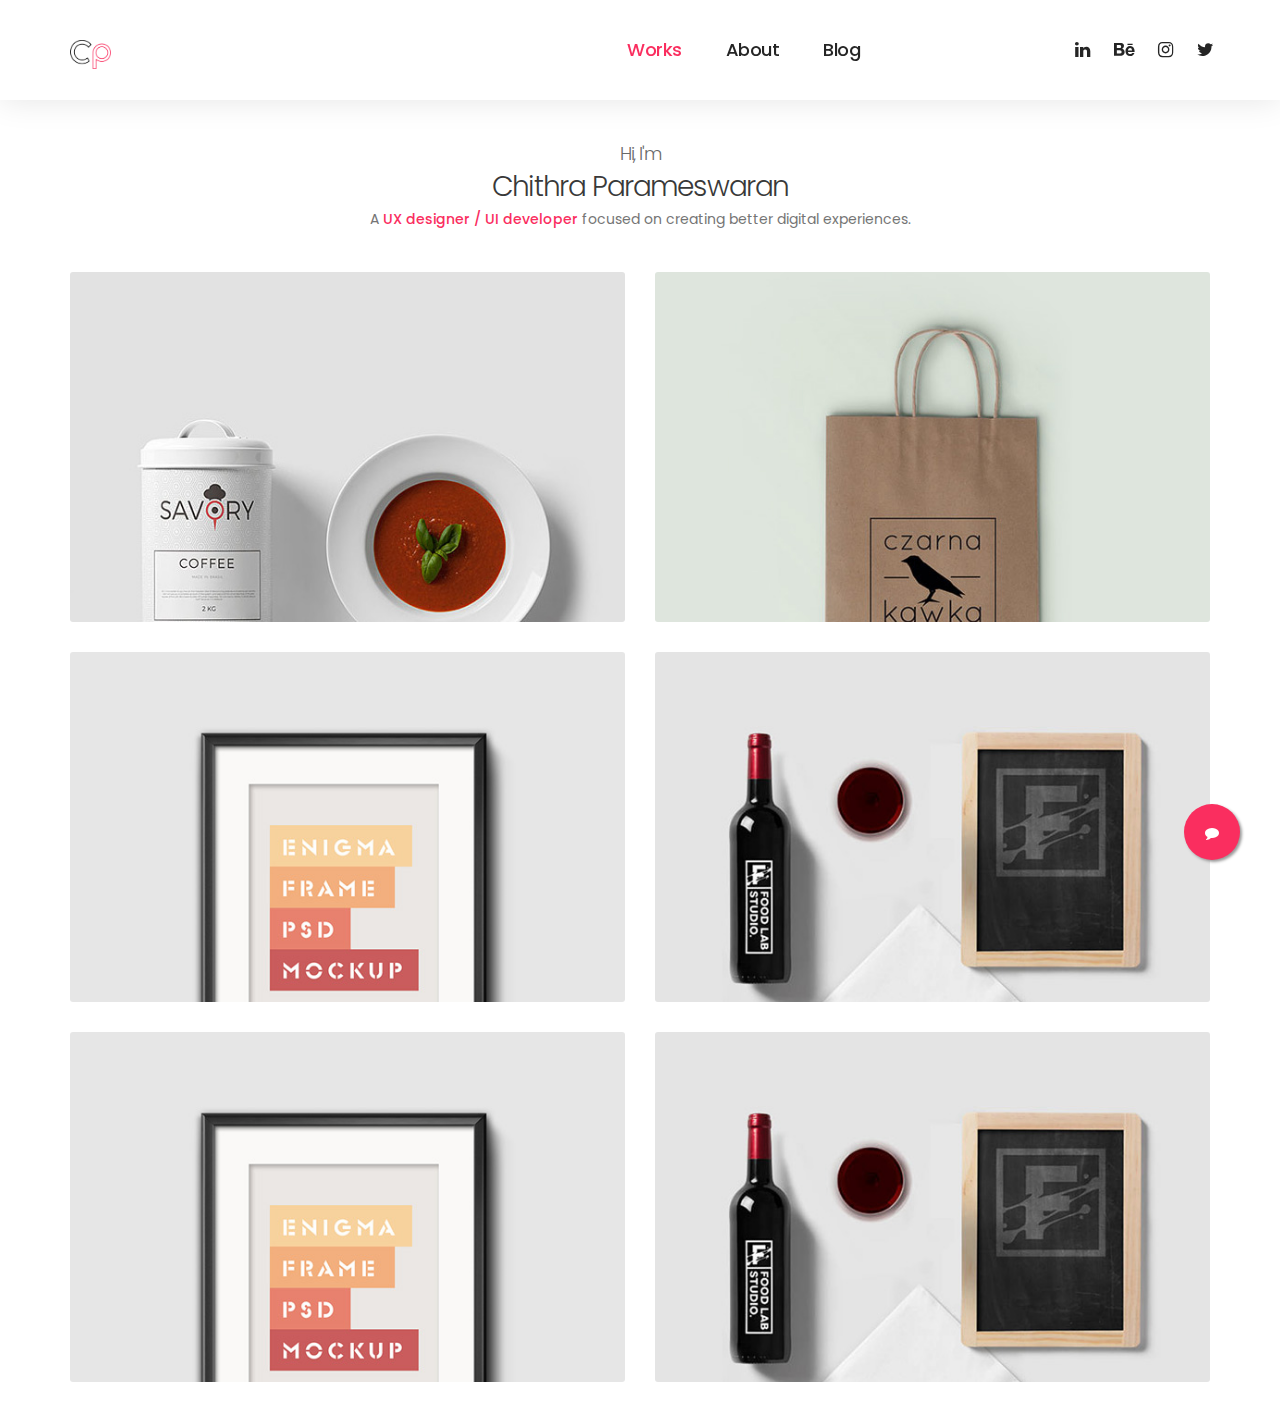
<file: index.html>
<!DOCTYPE html>
<html lang="en">
<head>
     <title>Portfolio | Chithra</title>
     <meta charset="UTF-8">
     <meta http-equiv="X-UA-Compatible" content="IE=Edge">
     <meta name="description" content="">
     <meta name="keywords" content="">
     <meta name="author" content="">
     <meta name="viewport" content="width=device-width, initial-scale=1, maximum-scale=1">

     <link rel="stylesheet" href="css/bootstrap.min.css">
     <link rel="stylesheet" href="css/magnific-popup.css">
     <link rel="stylesheet" href="css/font-awesome.min.css">

     <link rel="shortcut icon" type="image/png" href="./images/logo_bobg_bold.png"/>

     <!-- MAIN CSS -->
     <link rel="stylesheet" href="css/style.css">
</head>
<body>
     <!-- MENU -->
     <section class="navbar custom-navbar navbar-fixed-top" role="navigation">
          <div class="container">

               <div class="navbar-header">
                    <button class="navbar-toggle" data-toggle="collapse" data-target=".navbar-collapse">
                         <span class="icon icon-bar"></span>
                         <span class="icon icon-bar"></span>
                         <span class="icon icon-bar"></span>
                    </button>

                    <!-- lOGO TEXT HERE -->
                    <a href="index.html" class="navbar-brand"><img src="./images/logo_bobg_bold.png" alt="" class="logo"></a>
               </div>

               <!-- MENU LINKS -->
               <div class="collapse navbar-collapse">
                    <ul class="nav navbar-nav navbar-nav-first">
                         <li><a href="./index.html" class="smoothScroll active">Works</a></li>
                         <li><a href="./about.html" class="smoothScroll">About</a></li>
                         <li><a href="./blogs.html" class="smoothScroll">Blog</a></li>
                         <!-- <li><a href="#work" class="smoothScroll">Our Work</a></li> -->
                         <!-- <li><a href="#contact" class="smoothScroll">Contacts</a></li> -->
                    </ul>

                    <ul class="nav navbar-nav navbar-right">
                         <li><a href="https://www.linkedin.com/in/chithra-parameswaran-760a06150/"><i class="fa fa-linkedin"></i></a></li>
                         <li><a href="https://www.behance.net/chithraparames"><i class="fa fa-behance"></i></a></li>
                         <li><a href="https://www.instagram.com/wigglefinger/"><i class="fa fa-instagram"></i></a></li>
                         <li><a href="https://twitter.com/ChithIyer?s=08"><i class="fa fa-twitter"></i></a></li>
                    </ul>
               </div>

          </div>
     </section>


     <!-- ABOUT -->
     <section id="about_index" data-stellar-background-ratio="0.5">
          <div class="container">
               <div class="about-info mini__about">
                    <div class="section-title">
                         <h4>Hi, I'm</h4>
                         <h2>Chithra Parameswaran</h2>
                         <p >A <strong style="color: #FA2E5F;">UX designer / UI developer</strong> focused on creating better digital experiences.</p>         
                    </div>         
               </div>      
          </div>
     </section>

     <!-- WORK -->
     <section id="work" data-stellar-background-ratio="0.5">
          <div class="container">
               <div class="row">

                    <!-- <div class="col-md-12 col-sm-12">
                         <div class="section-title">
                              <h2>Works</h2>
                         </div>
                    </div> -->

                    <div class="col-md-6 col-sm-6">
                         <!-- WORK THUMB -->
                         <div class="work-thumb">
                              <a href="images/work-image1.jpg" class="image-popup">
                                   <img src="images/work-image1.jpg" class="img-responsive" alt="Work">

                                   <div class="work-info">
                                        <h3>Clean &amp; Minimal</h3>
                                        <small>Product Design</small>
                                   </div>
                              </a>
                         </div>
                    </div>

                    <div class="col-md-6 col-sm-6">
                         <!-- WORK THUMB -->
                         <div class="work-thumb">
                              <a href="images/work-image2.jpg" class="image-popup">
                                   <img src="images/work-image2.jpg" class="img-responsive" alt="Work">

                                   <div class="work-info">
                                        <h3>Studio Bag</h3>
                                        <small>Branding</small>
                                   </div>
                              </a>
                         </div>
                    </div>

                    <div class="col-md-6 col-sm-6">
                         <!-- WORK THUMB -->
                         <div class="work-thumb">
                              <a href="images/work-image3.jpg" class="image-popup">
                                   <img src="images/work-image3.jpg" class="img-responsive" alt="Work">

                                   <div class="work-info">
                                        <h3>Frame Design</h3>
                                        <small>Photography</small>
                                   </div>
                              </a>
                         </div>
                    </div>

                    <div class="col-md- col-sm-6">
                         <!-- WORK THUMB -->
                         <div class="work-thumb">
                              <a href="images/work-image4.jpg" class="image-popup">
                                   <img src="images/work-image4.jpg" class="img-responsive" alt="Work">

                                   <div class="work-info">
                                        <h3>Paint Work</h3>
                                        <small>Art, Design</small>
                                   </div>
                              </a>
                         </div>
                    </div>
                    <div class="col-md-6 col-sm-6">
                         <!-- WORK THUMB -->
                         <div class="work-thumb">
                              <a href="images/work-image3.jpg" class="image-popup">
                                   <img src="images/work-image3.jpg" class="img-responsive" alt="Work">

                                   <div class="work-info">
                                        <h3>Frame Design</h3>
                                        <small>Photography</small>
                                   </div>
                              </a>
                         </div>
                    </div>

                    <div class="col-md- col-sm-6">
                         <!-- WORK THUMB -->
                         <div class="work-thumb">
                              <a href="images/work-image4.jpg" class="image-popup">
                                   <img src="images/work-image4.jpg" class="img-responsive" alt="Work">

                                   <div class="work-info">
                                        <h3>Paint Work</h3>
                                        <small>Art, Design</small>
                                   </div>
                              </a>
                         </div>
                    </div>
               </div>
          </div>
     </section>

          <div>
               <a href="#" class="float">
                    <i class="fa fa-comment my-float"></i>
               </a>
          </div>

          <div id="emailModal" class="modal fade" role="dialog">
               <div class="modal-dialog modal-md">
                    <div class="modal-content email-modal-content">
                         <div class="modal-header">
                              <h4 class="modal-title" style="color:#000000">
                                   Email
                              </h4>
                         </div>
                         <div class="modal-body">
                              <form action="">
                                   <div class="form-group">
                                        <input type="text" class="form-control" name="title" style="width:100%" placeholder="Your Email"  required>
                                   </div>
                                   <div class="form-group">
                                        <textarea type="text" class="form-control" style="width:100%" placeholder="Enter Details!" row="5" required>
                                        </textarea>
                                   </div>
                                   <div class="form-group">
                                        <button type="submit" class="btn section-btn send">Send</button>
                                   </div>
                              </form>
                         </div>
                    </div>
               </div>
          </div>
     <!-- SCRIPTS -->
     <script src="js/jquery.js"></script>
     <script src="js/bootstrap.min.js"></script>
     <script src="js/jquery.stellar.min.js"></script>
     <script src="js/jquery.magnific-popup.min.js"></script>
     <script src="js/smoothscroll.js"></script>
     <script src="js/custom.js"></script>

</body>
</html>
</file>
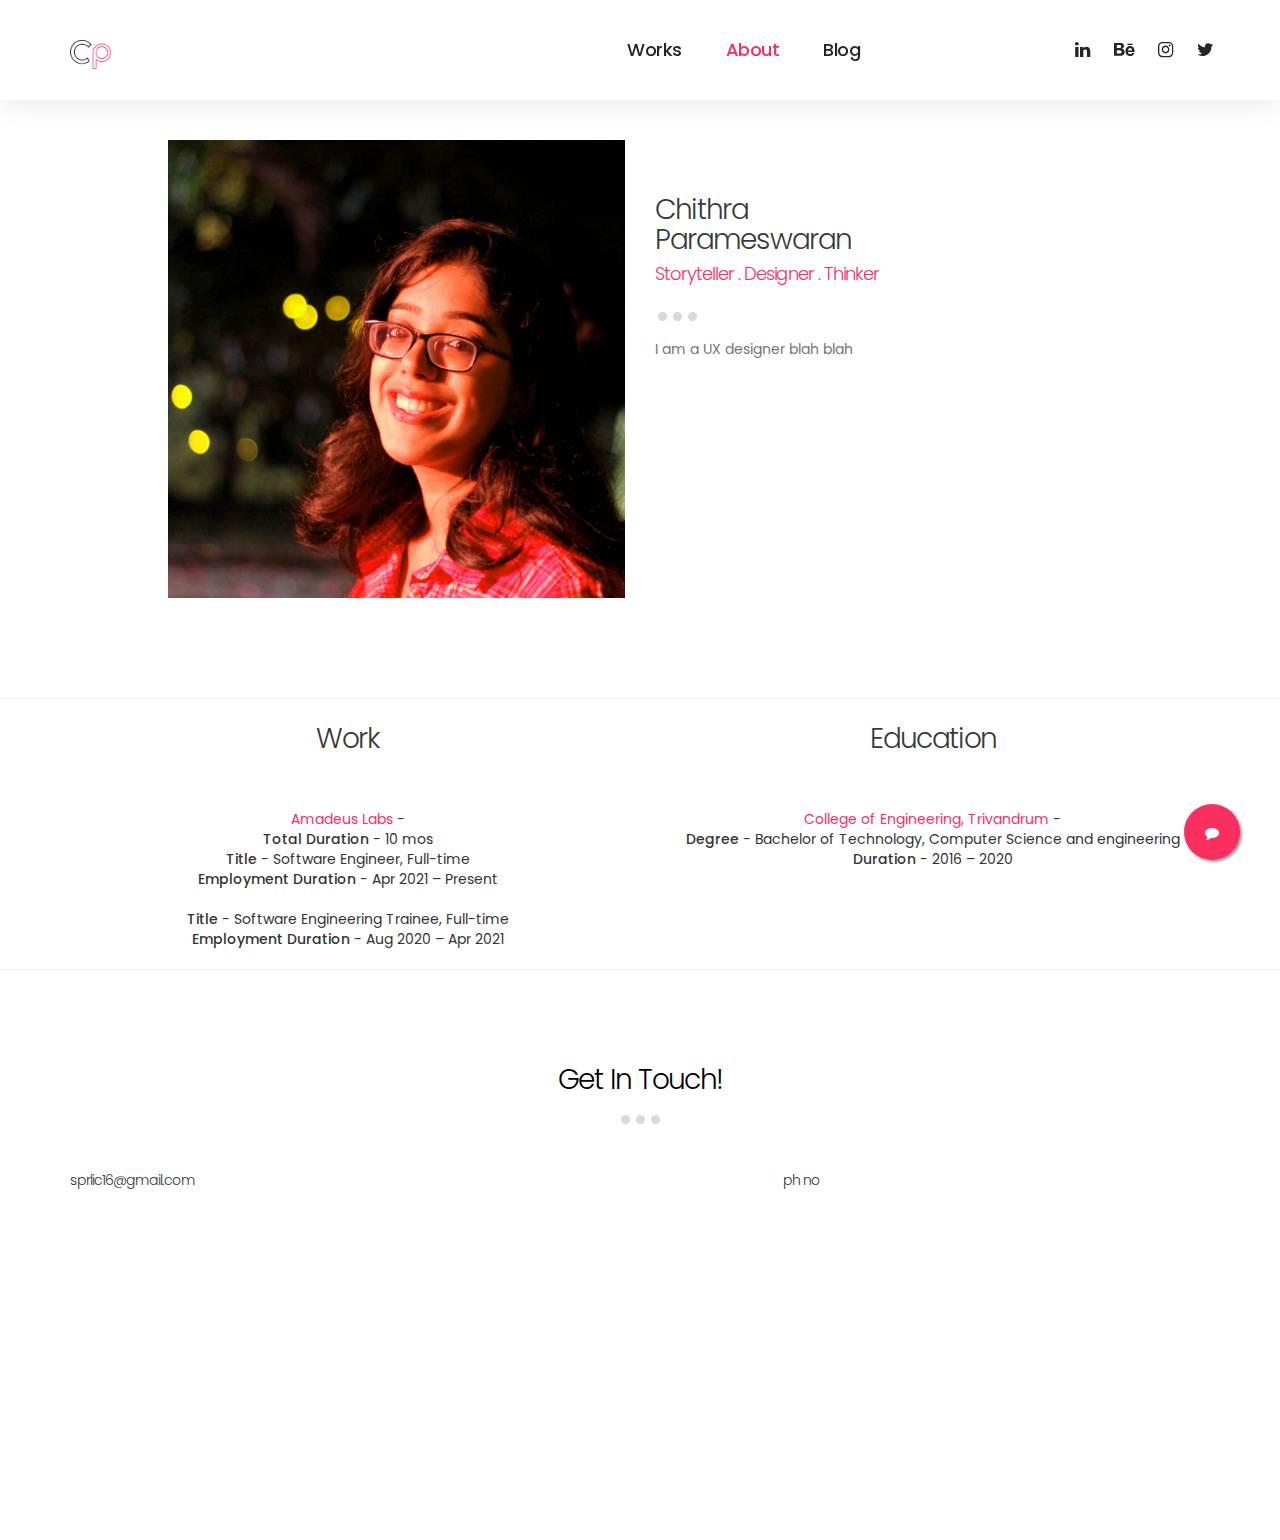
<file: about.html>
<!DOCTYPE html>
<html lang="en">
<head>

     <title>Portfolio | Chithra</title>
     <meta charset="UTF-8">
     <meta http-equiv="X-UA-Compatible" content="IE=Edge">
     <meta name="description" content="">
     <meta name="keywords" content="">
     <meta name="author" content="">
     <meta name="viewport" content="width=device-width, initial-scale=1, maximum-scale=1">

     <link rel="stylesheet" href="css/bootstrap.min.css">
     <link rel="stylesheet" href="css/magnific-popup.css">
     <link rel="stylesheet" href="css/font-awesome.min.css">
     <link rel="shortcut icon" type="image/png" href="./images/logo_bobg_bold.png"/>
     <!-- MAIN CSS -->
     <link rel="stylesheet" href="css/style.css">
</head>
<body>

     <!-- MENU -->
     <section class="navbar custom-navbar navbar-fixed-top" role="navigation">
          <div class="container">

               <div class="navbar-header">
                    <button class="navbar-toggle" data-toggle="collapse" data-target=".navbar-collapse">
                         <span class="icon icon-bar"></span>
                         <span class="icon icon-bar"></span>
                         <span class="icon icon-bar"></span>
                    </button>

                    <!-- lOGO TEXT HERE -->
                    <a href="index.html" class="navbar-brand"><img src="./images/logo_bobg_bold.png" alt="" class="logo"></a>
               </div>

               <!-- MENU LINKS -->
               <div class="collapse navbar-collapse">
                    <ul class="nav navbar-nav navbar-nav-first">
                         <li><a href="./index.html" class="smoothScroll">Works</a></li>
                         <li><a href="./about.html" class="smoothScroll active">About</a></li>
                         <li><a href="./blogs.html" class="smoothScroll">Blog</a></li>
                         <!-- <li><a href="#work" class="smoothScroll">Our Work</a></li> -->
                         <!-- <li><a href="#contact" class="smoothScroll">Contacts</a></li> -->
                    </ul>

                    <ul class="nav navbar-nav navbar-right">
                         <li><a href="https://www.linkedin.com/in/chithra-parameswaran-760a06150/"><i class="fa fa-linkedin"></i></a></li>
                         <li><a href="https://www.behance.net/chithraparames"><i class="fa fa-behance"></i></a></li>
                         <li><a href="https://www.instagram.com/wigglefinger/"><i class="fa fa-instagram"></i></a></li>
                         <li><a href="https://twitter.com/ChithIyer?s=08"><i class="fa fa-twitter"></i></a></li></ul>
               </div>

          </div>
     </section>


     <!-- ABOUT -->
     <section id="about" data-stellar-background-ratio="0.5">
          <div class="container">
               <div class="row">
                    <div class="col-md-1">
                    </div>
                    <div class="col-md-5 col-sm-12">
                         <div class="about-image">
                              <img src="images/photo_2.jpeg" class="img-responsive" alt="">
                         </div>
                    </div>
                    
                    <div class="col-md-5 col-sm-12">
                         <div class="about-info">
                              <div class="section-title">
                                   <h2>Chithra</h2>
                                   <h2>Parameswaran</h2>
                                   <h4 style="color: #FA2E5F;">Storyteller . Designer . Thinker</h4>
                                   <span class="line-bar">...</span>
                              </div>
                              <p>I am a UX designer blah blah</p>                  
                         </div>
                    </div>
                    <div class="col-md-1">
                    </div>
               </div>
          </div>
     </section>
     <hr/>

     <section id="experience" data-stellar-background-ratio="0.5">
          <div class="container">
               <div class="row">

                    <div class="col-md-6 col-sm-12">
                         <div class="section-title">
                              <h2>Work </h2>
                         </div>
                         <div class="workexperience">
                              <span class="colorheading" style="color: #FA2E5F;">
                              Amadeus Labs</span> - <br>
                              <strong>Total Duration</strong> - 10 mos <br>
                              <strong>Title</strong> - Software Engineer, Full-time <br>
                              <strong>Employment Duration</strong> - Apr 2021 – Present <br>
                              <br>
                              <strong>Title</strong> - Software Engineering Trainee, Full-time <br>
                              <strong>Employment Duration</strong> - Aug 2020 – Apr 2021 <br>
                         </div>
                    </div>
                    <div class="col-md-6 col-sm-12">
                         <div class="section-title">
                              <h2>Education </h2>
                         </div>
                         <div class="workexperience">
                              <span class="colorheading" style="color: #FA2E5F;">
                                   College of Engineering, Trivandrum</span> - <br>
                                   <strong>Degree</strong> - Bachelor of Technology, Computer Science and engineering <br>
                                   <strong>Duration</strong> - 2016 – 2020
                         </div>
                    </div>
               </div>
          </div>
     </section>

     <hr/>
  
     <!-- CONTACT -->
     <section id="contact" data-stellar-background-ratio="0.5">
        <div class="container">
             <div class="row">

                  <div class="col-md-12 col-sm-12">
                       <div class="section-title">
                            <h2>Get In Touch!</h2>
                            <span class="line-bar">...</span>
                       </div>
                  </div>

                  <div class="col-md-8 col-sm-8 contact-content ">
                      
                      
                    <h5>sprlic16@gmail.com</h5>
                    <h5>ph no</h5>
                      
                  </div>

                  <div class="col-md-4 col-sm-4">
                       <div class="google-map">
                       </div>
                  </div>

             </div>
        </div>
   </section>

   <div>
     <a href="#" class="float">
          <i class="fa fa-comment my-float"></i>
     </a>
</div>

<div id="emailModal" class="modal fade" role="dialog">
     <div class="modal-dialog modal-md">
          <div class="modal-content email-modal-content">
               <div class="modal-header">
                    <h4 class="modal-title" style="color:#000000">
                         Email
                    </h4>
               </div>
               <div class="modal-body">
                    <form action="">
                         <div class="form-group">
                              <input type="text" class="form-control" name="title" style="width:100%" placeholder="Your Email"  required>
                         </div>
                         <div class="form-group">
                              <textarea type="text" class="form-control" style="width:100%" placeholder="Enter Details!" row="5" required>
                              </textarea>
                         </div>
                         <div class="form-group">
                              <button type="submit" class="btn section-btn send">Send</button>
                         </div>
                    </form>
               </div>
          </div>
     </div>
</div>

     <!-- SCRIPTS -->
     <script src="js/jquery.js"></script>
     <script src="js/bootstrap.min.js"></script>
     <script src="js/jquery.stellar.min.js"></script>
     <script src="js/jquery.magnific-popup.min.js"></script>
     <script src="js/smoothscroll.js"></script>
     <script src="js/custom.js"></script>

</body>
</html>
</file>
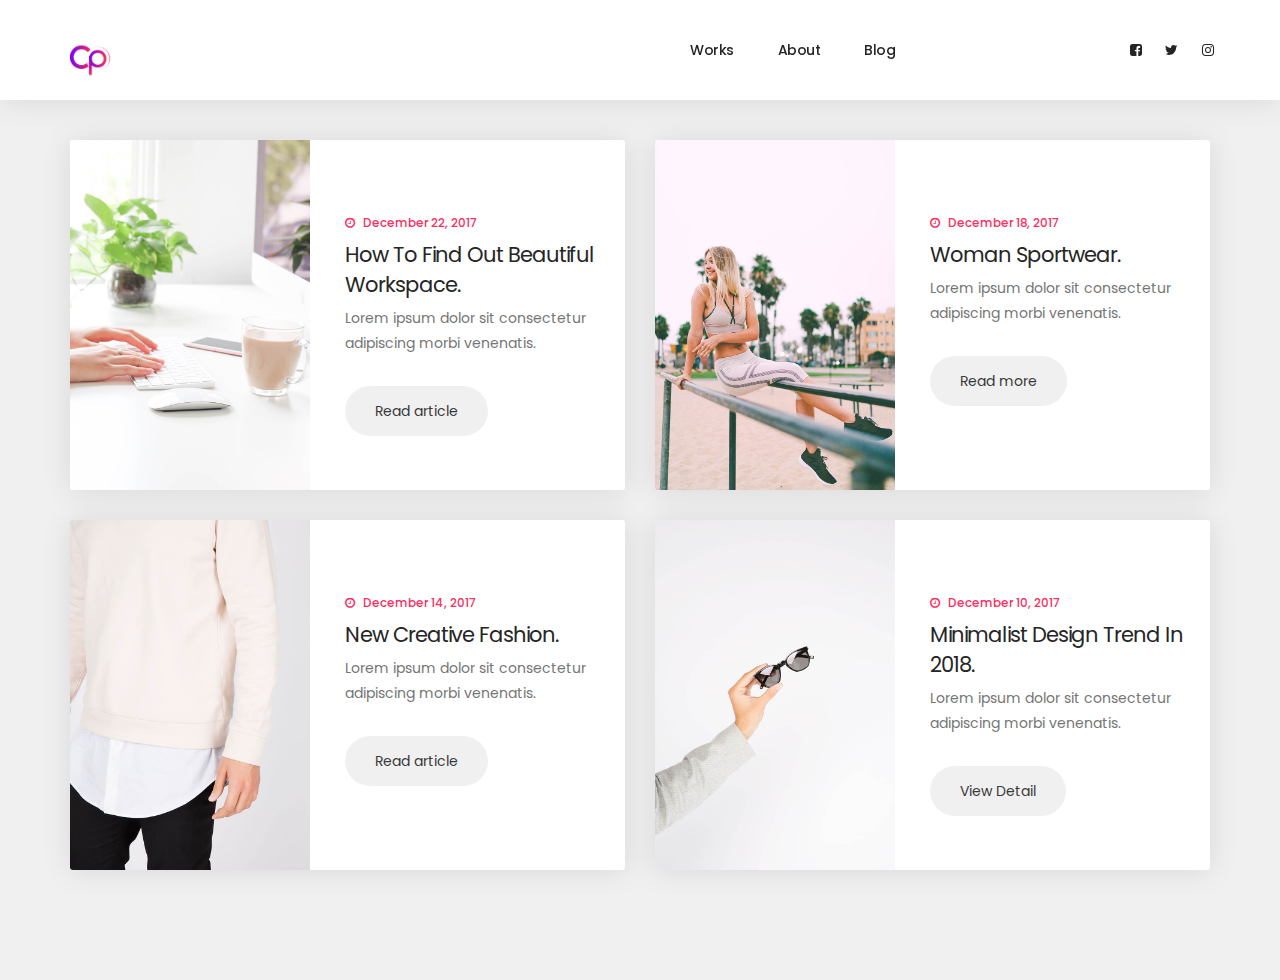
<file: blogs.html>
<!DOCTYPE html>
<html lang="en">
<head>

     <title>Cp</title>
<!-- 
Hydro Template 
http://www.templatemo.com/tm-509-hydro
-->
     <meta charset="UTF-8">
     <meta http-equiv="X-UA-Compatible" content="IE=Edge">
     <meta name="description" content="">
     <meta name="keywords" content="">
     <meta name="author" content="">
     <meta name="viewport" content="width=device-width, initial-scale=1, maximum-scale=1">

     <link rel="stylesheet" href="css/bootstrap.min.css">
     <link rel="stylesheet" href="css/magnific-popup.css">
     <link rel="stylesheet" href="css/font-awesome.min.css">

     <!-- MAIN CSS -->
     <link rel="stylesheet" href="css/templatemo-style.css">
</head>
<body>
     <!-- MENU -->
     <section class="navbar custom-navbar navbar-fixed-top" role="navigation">
          <div class="container">

               <div class="navbar-header">
                    <button class="navbar-toggle" data-toggle="collapse" data-target=".navbar-collapse">
                         <span class="icon icon-bar"></span>
                         <span class="icon icon-bar"></span>
                         <span class="icon icon-bar"></span>
                    </button>

                    <!-- lOGO TEXT HERE -->
                    <a href="index.html" class="navbar-brand"><img src="./images/logobright.png" alt="" class="logo"></a>
               </div>

               <!-- MENU LINKS -->
               <div class="collapse navbar-collapse">
                    <ul class="nav navbar-nav navbar-nav-first">
                         <li><a href="./index.html" class="smoothScroll active">Works</a></li>
                         <li><a href="./about.html" class="smoothScroll">About</a></li>
                         <li><a href="./blogs.html" class="smoothScroll">Blog</a></li>
                         <!-- <li><a href="#work" class="smoothScroll">Our Work</a></li> -->
                         <!-- <li><a href="#contact" class="smoothScroll">Contacts</a></li> -->
                    </ul>

                    <ul class="nav navbar-nav navbar-right">
                         <li><a href="#"><i class="fa fa-facebook-square"></i></a></li>
                         <li><a href="#"><i class="fa fa-twitter"></i></a></li>
                         <li><a href="#"><i class="fa fa-instagram"></i></a></li>
                    </ul>
               </div>

          </div>
     </section>

     <!-- BLOG -->
       <section id="blog" data-stellar-background-ratio="0.5">
          <div class="container">
               <div class="row">

                    <div class="col-md-12 col-sm-12">
                         <div class="section-title">
                              <!-- <h2>Blog</h2> -->
                              <!-- <span class="line-bar">...</span> -->
                         </div>
                    </div>

                    <div class="col-md-6 col-sm-6">
                         <!-- BLOG THUMB -->
                         <div class="media blog-thumb">
                              <div class="media-object media-left">
                                   <a href="blog-detail.html"><img src="images/blog-image1.jpg" class="img-responsive" alt=""></a>
                              </div>
                              <div class="media-body blog-info">
                                   <small><i class="fa fa-clock-o"></i> December 22, 2017</small>
                                   <h3><a href="blog-detail.html">How To Find Out Beautiful Workspace.</a></h3>
                                   <p>Lorem ipsum dolor sit consectetur adipiscing morbi venenatis.</p>
                                   <a href="blog-detail.html" class="btn section-btn">Read article</a>
                              </div>
                         </div>
                    </div>

                    <div class="col-md-6 col-sm-6">
                         <!-- BLOG THUMB -->
                         <div class="media blog-thumb">
                              <div class="media-object media-left">
                                   <a href="blog-detail.html"><img src="images/blog-image2.jpg" class="img-responsive" alt=""></a>
                              </div>
                              <div class="media-body blog-info">
                                   <small><i class="fa fa-clock-o"></i> December 18, 2017</small>
                                   <h3><a href="blog-detail.html">woman sportwear.</a></h3>
                                   <p>Lorem ipsum dolor sit consectetur adipiscing morbi venenatis.</p>
                                   <a href="blog-detail.html" class="btn section-btn">Read more</a>
                              </div>
                         </div>
                    </div>

                    <div class="col-md-6 col-sm-6">
                         <!-- BLOG THUMB -->
                         <div class="media blog-thumb">
                              <div class="media-object media-left">
                                   <a href="blog-detail.html"><img src="images/blog-image3.jpg" class="img-responsive" alt=""></a>
                              </div>
                              <div class="media-body blog-info">
                                   <small><i class="fa fa-clock-o"></i> December 14, 2017</small>
                                   <h3><a href="blog-detail.html">new creative fashion.</a></h3>
                                   <p>Lorem ipsum dolor sit consectetur adipiscing morbi venenatis.</p>
                                   <a href="blog-detail.html" class="btn section-btn">Read article</a>
                              </div>
                         </div>
                    </div>

                    <div class="col-md-6 col-sm-6">
                         <!-- BLOG THUMB -->
                         <div class="media blog-thumb">
                              <div class="media-object media-left">
                                   <a href="blog-detail.html"><img src="images/blog-image4.jpg" class="img-responsive" alt=""></a>
                              </div>
                              <div class="media-body blog-info">
                                   <small><i class="fa fa-clock-o"></i> December 10, 2017</small>
                                   <h3><a href="blog-detail.html">minimalist design trend in 2018.</a></h3>
                                   <p>Lorem ipsum dolor sit consectetur adipiscing morbi venenatis.</p>
                                   <a href="blog-detail.html" class="btn section-btn">View Detail</a>
                              </div>
                         </div>
                    </div>
                    
               </div>
          </div>
     </section>


     <!-- FOOTER
     <footer data-stellar-background-ratio="0.5">
          <div class="container">
               <div class="row">

                    
               </div>
          </div>
     </footer> -->


     <!-- MODAL -->
     <section class="modal fade" id="modal-form" tabindex="-1" role="dialog" aria-labelledby="myModalLabel" aria-hidden="true">
          <div class="modal-dialog modal-lg">
               <div class="modal-content modal-popup">

                    <div class="modal-header">
                         <button type="button" class="close" data-dismiss="modal" aria-label="Close">
                              <span aria-hidden="true">&times;</span>
                         </button>
                    </div>

                    <div class="modal-body">
                         <div class="container-fluid">
                              <div class="row">

                                   <div class="col-md-12 col-sm-12">
                                        <div class="modal-title">
                                             <h2>Hydro Co</h2>
                                        </div>

                                        <!-- NAV TABS -->
                                        <ul class="nav nav-tabs" role="tablist">
                                             <li class="active"><a href="#sign_up" aria-controls="sign_up" role="tab" data-toggle="tab">Create an account</a></li>
                                             <li><a href="#sign_in" aria-controls="sign_in" role="tab" data-toggle="tab">Sign In</a></li>
                                        </ul>

                                        <!-- TAB PANES -->
                                        <div class="tab-content">
                                             <div role="tabpanel" class="tab-pane fade in active" id="sign_up">
                                                  <form action="#" method="post">
                                                       <input type="text" class="form-control" name="name" placeholder="Name" required>
                                                       <input type="telephone" class="form-control" name="telephone" placeholder="Telephone" required>
                                                       <input type="email" class="form-control" name="email" placeholder="Email" required>
                                                       <input type="password" class="form-control" name="password" placeholder="Password" required>
                                                       <input type="submit" class="form-control" name="submit" value="Submit Button">
                                                  </form>
                                             </div>

                                             <div role="tabpanel" class="tab-pane fade in" id="sign_in">
                                                  <form action="#" method="post">
                                                       <input type="email" class="form-control" name="email" placeholder="Email" required>
                                                       <input type="password" class="form-control" name="password" placeholder="Password" required>
                                                       <input type="submit" class="form-control" name="submit" value="Submit Button">
                                                       <a href="https://www.facebook.com/templatemo">Forgot your password?</a>
                                                  </form>
                                             </div>
                                        </div>
                                   </div>

                              </div>
                         </div>
                    </div>

               </div>
          </div>
     </section>

     <!-- SCRIPTS -->
     <script src="js/jquery.js"></script>
     <script src="js/bootstrap.min.js"></script>
     <script src="js/jquery.stellar.min.js"></script>
     <script src="js/jquery.magnific-popup.min.js"></script>
     <script src="js/smoothscroll.js"></script>
     <script src="js/custom.js"></script>

</body>
</html>
</file>
<file: css/style.css>
/*

Hydro Template 

http://www.templatemo.com/tm-509-hydro

*/  
  @import url('https://fonts.googleapis.com/css?family=Poppins:400,500,600');

  body {
    background: #ffffff;
    font-family: 'Poppins', sans-serif;
    overflow-x: hidden;
  }


  /*---------------------------------------
     TYPOGRAPHY              
  -----------------------------------------*/

  h1,h2,h3,h4,h5,h6 {
    font-weight: 300;
    line-height: inherit;
    letter-spacing: -1px;
  }

  h1 {
    color: #292929;
    font-size: 3em;
    margin-bottom: 30px;
  }

  h2 {
    color: #393939;
    font-size: 2em;
  }

  h3 {
    color: #505050;
    font-size: 1.5em;
    font-weight: 500;
    margin-bottom: 0;
  }

  h4 {
    color: #696969;
    font-size: 18px;
    line-height: normal;
  }

  p {
    color: #757575;
    font-size: 14px;
    font-weight: normal;
    line-height: 25px;
  }

  strong {
    font-weight: 500;
  }


  /*---------------------------------------
     GENERAL               
  -----------------------------------------*/

  * {
    -webkit-box-sizing: border-box;
    -moz-box-sizing: border-box;
    box-sizing: border-box;
  }

  *:before,
  *:after {
    -webkit-box-sizing: border-box;
    -moz-box-sizing: border-box;
    box-sizing: border-box;
  }

  a {
    color: #252525;
    font-weight: normal;
    -webkit-transition: 0.5s;
    transition: 0.5s;
    text-decoration: none !important;
  }

  a:hover, a:active, a:focus {
    color: #FA2E5F;
    outline: none;
  }

  .section-title {
    margin-bottom: 60px;
  }

  .section-title h2 {
    margin-top: 0;
    margin-bottom: 10px;
    line-height: 20px;
  }

  .section-title .line-bar {
    color: #d9d9d9;
    display: block;
    font-size: 5em;
    line-height: 0;
  }

  .section-btn {
    background: #FA2E5F;
    border: 0;
    border-radius: 100px;
    color: #ffffff;
    cursor: pointer;
    font-size: inherit;
    font-weight: normal;
    padding: 15px 30px;
    -webkit-transition: 0.5s;
    transition: 0.5s;
  }

  .section-btn:hover,
  .section-btn:focus {
    background-color: #FA2E5F;
    color: white;
  }

  .overlay {
    background: #FA2E5F;  /* fallback for old browsers */
    opacity: 0.7;
    position: absolute;
    width: 100%;
    height: 100%;
    top: 0;
    right: 0;
    left: 0;
    color: white;
  }

  section {
    padding-top: 80px;
    padding-bottom: 80px;
    text-align: center;
  }

  .active {
    color: #FA2E5F;
  }

  /*---------------------------------------
       PRE LOADER              
  -----------------------------------------*/

  .preloader {
    position: fixed;
    top: 0;
    left: 0;
    width: 100%;
    height: 100%;
    z-index: 99999;
    display: flex;
    flex-flow: row nowrap;
    justify-content: center;
    align-items: center;
    background: none repeat scroll 0 0 #ffffff;
  }

  .spinner {
    border: 1px solid transparent;
    border-radius: 3px;
    position: relative;
  }

  .spinner:before {
    content: '';
    box-sizing: border-box;
    position: absolute;
    top: 50%;
    left: 50%;
    width: 45px;
    height: 45px;
    margin-top: -10px;
    margin-left: -10px;
    border-radius: 50%;
    border: 1px solid #575757;
    border-top-color: #ffffff;
    animation: spinner .9s linear infinite;
  }

  @-webkit-@keyframes spinner {
    to {transform: rotate(360deg);}
  }

  @keyframes spinner {
    to {transform: rotate(360deg);}
  }


  /*---------------------------------------
      MENU              
  -----------------------------------------*/

  .custom-navbar {
    border: none;
    margin-bottom: 0;
    padding: 25px 0;

    -webkit-box-shadow: 0 1px 30px rgba(0, 0, 0, 0.1);
    -moz-box-shadow: 0 1px 30px rgba(0, 0, 0, 0.1);
    box-shadow: 0 1px 30px rgba(0, 0, 0, 0.1);
  }

  .custom-navbar .navbar-brand {
    color: #ffffff;
    font-size: 25px;
    font-weight: 500;
    letter-spacing: -1px;
  }

  .top-nav-collapse {
    background: #ffffff;
  }

  .custom-navbar .navbar-nav.navbar-nav-first {
    margin-left: 8em;
  }

  .custom-navbar .navbar-nav.navbar-right li a {
    padding-right: 12px;
    padding-left: 12px;
  }

  .custom-navbar .section-btn {
    padding: 15px;
    margin-left: 2em;
  }

  .custom-navbar .section-btn:hover {
    background: #000000;  /* fallback for old browsers */
    background: -webkit-linear-gradient(to right, #434343, #000000);  /* Chrome 10-25, Safari 5.1-6 */
    background: linear-gradient(to right, #434343, #000000); /* W3C, IE 10+/ Edge, Firefox 16+, Chrome 26+, Opera 12+, Safari 7+ */
  }

  .custom-navbar .section-btn a {
    padding: 0;
  }

  .custom-navbar .nav .section-btn a:hover {
    color: #ffffff;
  }

  .custom-navbar .nav li a {
    font-size: 18px;
    font-weight: 500;
    letter-spacing: -0.5px;
    padding-right: 22px;
    padding-left: 22px;
  }

  .custom-navbar .nav li a:hover {
    background: transparent;
    color: #FA2E5F;
  }

  .custom-navbar .navbar-nav > li > a:hover,
  .custom-navbar .navbar-nav > li > a:focus {
    background-color: transparent;
  }

  .custom-navbar .nav li.active > a {
    background-color: transparent;
    color: #FA2E5F;
  }

  .custom-navbar .navbar-toggle {
    border: none;
    padding-top: 10px;
  }

  .custom-navbar .navbar-toggle {
    background-color: transparent;
  }

  .custom-navbar .navbar-toggle .icon-bar {
    background: #252525;
    border-color: transparent;
  }

  @media(min-width:768px) {
    .custom-navbar {
      border-bottom: 0;
      background: white;
    }

    .custom-navbar.top-nav-collapse {
      background: #ffffff;
      -webkit-box-shadow: 0 1px 30px rgba(0, 0, 0, 0.1);
      -moz-box-shadow: 0 1px 30px rgba(0, 0, 0, 0.1);
      box-shadow: 0 1px 30px rgba(0, 0, 0, 0.1);
      padding: 12px 0;
    }

    .top-nav-collapse .navbar-brand {
      color: #252525;
    }

    .top-nav-collapse .nav li a {
      color: #575757;
    }

    .top-nav-collapse .nav .section-btn a {
      color: #ffffff;
    }
  }

  .logo {
    width: 10%;
    padding-bottom: 10px;
  }

  /*---------------------------------------
      HOME              
  -----------------------------------------*/

  #home {
    background: url('../images/home-bg.jpg') no-repeat center center;
    background-size: cover;
    vertical-align: middle;
    display: -webkit-box;
    display: -webkit-flex;
    display: -ms-flexbox;
    display: flex;
    -webkit-box-align: center;
    -webkit-align-items: center;
    -ms-flex-align: center;
    align-items: center;
    min-height: 100vh;
    position: relative;
    overflow: hidden;
    padding-top: 10em;
    text-align: left;
  }

  #home h1 {
    color: #ffffff;
  }

  .home-info .section-btn {
    background: transparent;
    border: 2px solid #f9f9f9;
    color: #f9f9f9;
  }

  .home-info .section-btn:hover,
  .home-info .section-btn:focus {
    background: #FA2E5F;
    border-color: transparent;
    color: #ffffff;
  }

  .home-info span {
    display: inline-block;
    vertical-align: middle;
    color: #f9f9f9;
    font-weight: 500;
    margin-left: 20px; 
  }

  .home-info span small {
    display: block;
  }



  /*---------------------------------------
      ABOUT              
  -----------------------------------------*/

  #about {
    text-align: left;
    padding-bottom: 0;
    padding-bottom: 80px;
  }

  #about .about-info:first-child {
    margin-right: 40px;
  }

  .about-info .section-title {
    margin: 60px 0 40px 0;
  }

  .about-info {
    margin-top: 60px;
  }

  .skill-thumb strong {
    display: inline-block;
    margin-bottom: 10px;
  }

  .skill-thumb .progress {
    background: #ffffff;
    border-radius: 5px;
    box-shadow: none;
    height: 3px;
    margin-bottom: 25px;
  }

  .skill-thumb .progress-bar {
    background: #1f1f1f;
    box-shadow: none;
  }



  /*---------------------------------------
      WORK             
  -----------------------------------------*/

  .work-info img {
    width: 100%;
    border-radius: 100%;
  }

  #work .work-thumb {
    overflow: hidden;
    position: relative;
    cursor: pointer;
    border-radius: 3px;
    margin-bottom: 30px;
  }

  .work-thumb .work-info {
    position: absolute;
    top: 0px;
    left: 0px;
    right: 0px;
    bottom: 0px;
    display: flex;
    align-items: center;
    justify-content: center;
    flex-direction: column;
    text-align: center;
  }

  .work-thumb .work-info:after {
    position: absolute;
    top: 0px;
    left: 0px;
    right: 0px;
    bottom: 0px;
    content: "";
    background: #FA2E5F;
    opacity: 0;
    transition: 0.5s;
    height: 350px;
  }

  .work-thumb .work-info:hover::after {
    height: 350px;
    opacity: 0.9;
  }

  .work-thumb .work-info h3,
  .work-thumb .work-info small {
    transform: translateY(100%);
    opacity: 0;
    display: block;
    transition: 0.5s 0.2s;
    color: #ffffff;
    z-index: 2;
    position: relative;
  }

  .work-thumb .work-info small {
    color: #d9d9d9;
    text-transform: uppercase;
    font-size: 12px;
    font-weight: 500;
    letter-spacing: 1px;
    margin-top: 3px;
  }

  .work-thumb:hover .work-info h3,
  .work-thumb:hover .work-info small {
    transform: translateY(0px);
    opacity: 1;
  }



  /*---------------------------------------
      BLOG             
  -----------------------------------------*/

  #blog {
    background: #f0f0f0;
  }

  #blog-header,
  #blog-detail {
    text-align: left;
  }

  #blog-header {
    background: url('../images/blog-header-bg.jpg') no-repeat center center;
    background-size: cover;
    display: -webkit-box;
    display: -webkit-flex;
    display: -ms-flexbox;
    display: flex;
    -webkit-box-align: center;
    -webkit-align-items: center;
    -ms-flex-align: center;
    align-items: center;
    height: 65vh;
    color: #ffffff;
    position: relative;
    padding-top: 12em;
  }

  #blog-header h2 {
    color: #ffffff;
  }

  .blog-thumb {
    background: #ffffff;
    -webkit-box-shadow: 0 1px 30px rgba(0, 0, 0, 0.1);
    -moz-box-shadow: 0 1px 30px rgba(0, 0, 0, 0.1);
    box-shadow: 0 1px 30px rgba(0, 0, 0, 0.1);
    border-radius: 3px;
    text-align: left;
    margin-bottom: 30px;
    height: 350px;
  }

  .media.blog-thumb .media-left {
    width: 45%;
  }

  .blog-thumb small {
    color: #FA2E5F;
    font-weight: 500;
    display: block;
  }

  .blog-thumb small .fa {
    margin-right: 5px;
  }

  .blog-thumb h4 {
    margin-top: 2px;
    margin-bottom: 0px;
  }

  #blog-detail h2 {
    padding: 25px 0 10px 0;
  }

  .blog-info {
    padding: 75px 25px;
  }

  .blog-info h3 {
    margin: 0;
    padding: 8px 0 6px 0;
    text-transform: capitalize;
  }

  .blog-info .section-btn {
    background: #f0f0f0;
    color: #393939;
    margin-top: 20px;
  }

  .blog-info .section-btn:hover {
    background-color: #FA2E5F; 
    color: white;
  }

  .blog-thumb ul {
    margin: 32px 12px 22px 0px;
  }

  .blog-thumb ul li {
    list-style: square;
    font-weight: normal;
    padding: 4px 12px 4px 0px;
  }

  .blog-social-share {
    text-align: center;
    padding-top: 22px;
  }

  .blog-social-share .btn {
    border-radius: 100px;
    border: none;
    font-size: 10px;
    letter-spacing: 0.5px;
    text-transform: uppercase;
    margin: 20px 6px;
    padding: 10px 16px;
  }

  .blog-social-share .btn-primary {
    background: #3b5998;
  }

  .blog-social-share .btn-success {
    background: #1da1f2;
  }

  .blog-social-share .btn-danger {
    background: #dd4b39;
  }

  .blog-social-share a .fa {
    padding-right: 4px;
  }

  .blog-ads {
    background: #f9f9f9;
    border-right: 4px solid #2b2b2b;
    padding: 42px;
    text-align: center;
    margin: 26px 0 26px 0;
  }

  .blog-ads h4 {
    font-size: 18px;
  }



  /*---------------------------------------
      CONTACT           
  -----------------------------------------*/
  #contact {
    background-color: white;
  }

  #contact .section-title h2 {
    color: black;
  }

  .google-map {
    border-radius: 100%;
    width: 300px;
    height: 300px;
    overflow: hidden;
    margin: 0 auto;
  }

  .google-map iframe {
    border: 0;
    width: 300px;
    height: 300px;
  }

  #contact .form-control {
    border: 0;
    border-radius: 5px;
    box-shadow: none;
    color: rgba(20,20,20,0.5);
    font-size: 14px;
    font-weight: normal;
    margin-bottom: 15px;
    padding-left: 8px;
  }

  #contact input,
  #contact select {
    height: 55px;
  }

  #contact select {
    color: rgba(20,20,20,0.5);
  }

  #contact input[type='submit'] {
    background: #FA2E5F;
    border-radius: 100px;
    color: #ffffff;
    font-weight: 500;
  }

  #experience {
    padding-top: 10px;
    padding-bottom: 0px;
  }
  /*---------------------------------------
     SOCIAL ICON              
  -----------------------------------------*/

  .social-icon {
    position: relative;
    padding: 0;
    margin: 0;
  }

  .social-icon li {
    display: inline-block;
    list-style: none;
  }

  .social-icon li a {
    border-radius: 100px;
    color: #d9d9d9;
    font-size: 15px;
    text-decoration: none;
    position: relative;
    margin: 5px 10px;
  }

  .social-icon li a:hover {
    color: #FA2E5F;
  }


  /*---------------------------------------
      MODAL FORM             
  -----------------------------------------*/

  @media (min-width: 992px) {
    .modal-dialog {
      width: 420px;
    }
  }

  .modal-open .modal {
    padding-left: 0 !important;
  }

  .modal-dialog .modal-content {
    background-color: white;
    color: black; /* W3C, IE 10+/ Edge, Firefox 16+, Chrome 26+, Opera 12+, Safari 7+ */
    border: none;
    border-radius: 2px;
    text-align: center;
    position: relative;
    padding: 2em;
  }

  .modal-header, .modal-footer {
    border-bottom: 0;
    padding: 0;
  }

  .modal-dialog .modal-body {
    padding: 0;
  }

  .modal-dialog .modal-body a {
    color: black;
  }

  .modal .close {
    color: #999;
    font-size: 40px;
    font-weight: 300;
    text-shadow: none;
    opacity: 1;
    position: absolute;
    bottom:70px;
    right:40px;
    z-index: 100;
    outline: none;
  }

  .modal-dialog .modal-title {
    margin-bottom: 20px;
  }

  .modal-dialog .modal-title h2 {
    color: black;
  }

  .modal-dialog .nav-tabs {
    display: inline-block;
  }

  .modal-dialog .nav-tabs > li > a {
    border: 0;
    color: #999999;
    margin-right: 0;
  }

  .modal-dialog .nav-tabs > li.active > a, 
  .modal-dialog .nav-tabs > li.active > a:hover, 
  .modal-dialog .nav-tabs > li.active > a:focus,
  .modal-dialog .nav>li>a:focus, 
  .modal-dialog .nav>li>a:hover {
    color: #ffffff;
    background-color: transparent;
    border: none;
    border-bottom: 1px solid #FA2E5F;
  }

  .modal-dialog .tab-content {
    padding-top: 20px;
  }

  .modal-dialog form .form-control {
    border-radius: 5px;
    border: 1px solid #595959;
    background: transparent;
    box-shadow: none;
    margin: 15px 0 15px 0;
    height: 50px;
  }

  .modal-dialog form .form-control:hover,
  .modal-dialog form .form-control:focus {
    border-color: #ffffff;
  }

  .modal-dialog form input[type="submit"] {
    background: #FA2E5F;
    border-color: transparent;
    border-radius: 100px;
    color: #ffffff;
    margin-top: 20px;
  }

  .emailModal {
    position:fixed;
    bottom:70px;
    right:40px;
  }
  
  .mini__about {
    text-align: center;
    vertical-align: middle;
    margin-top: 40px;
    margin-bottom: 20px;
    }
  #about_index {
    padding-bottom: 0px;
  }
  .float{
    position:fixed;
    width:56px;
    height:56px;
    bottom:40px;
    right:40px;
    background-color:#FA2E5F;
    color: white;
    border-radius:50px;
    text-align:center;
    box-shadow: 2px 2px 3px #999;
  }
  
  .my-float{
    margin-top:22px;
  }

  /*---------------------------------------
     RESPONSIVE STYLES              
  -----------------------------------------*/

  @media screen and (max-width: 1170px) {

    .custom-navbar .navbar-nav.navbar-nav-first {
      margin-left: inherit;
    }
  }
  .work-thumb {
    height: 350px;
  }

  #work {
    padding-top: 0px;
    padding-bottom: 0px;
  }

  #about {
    margin-top: 60px;
  }
  #contect {
    padding-top: 0px;
  }

  @media screen and (max-width: 991px) {

    h3 {
      font-size: 1.2em;
    }

    p {
      font-size: 13px;
    }

    #home {
      text-align: center;
    }

    .home-info {
      margin-bottom: 3em;
    }

    .custom-navbar .nav li a {
      font-size: 13px;
      padding-right: 11px;
      padding-left: 11px;
    }

    .custom-navbar .section-btn {
      margin-left: 1em;
    }

    .blog-thumb {
      height: inherit;
    }

    .blog-info {
      padding: 45px 25px;
    }

    .media.blog-thumb .media-left {
      display: block;
      width: 100%;
      padding-right: 0;
      overflow: hidden;
    }

    .media.blog-thumb .media-left {
      height: 250px;
    }

    .media.blog-thumb .media-left img {
      position: relative;
      bottom: 10em;
    }

    #work .work-thumb,
    .footer-thumb {
      margin-top: 20px;
      margin-bottom: 30px;
    }
  }

  @media only screen and (min-width: 640px) and (max-width: 767px) {

    #blog-header {
      height: 100vh;
    }

    .media.blog-thumb .media-left {
      height: 550px;
    }

    .media.blog-thumb .media-left img {
      position: relative;
      bottom: 10em;
    }
  }

  @media screen and (max-width: 767px) {

    .custom-navbar {
      background: #ffffff;
      -webkit-box-shadow: 0 1px 30px rgba(0, 0, 0, 0.1);
      -moz-box-shadow: 0 1px 30px rgba(0, 0, 0, 0.1);
      box-shadow: 0 1px 30px rgba(0, 0, 0, 0.1);
      padding: 10px 0;
    }
    .img-responsive {
      width: 100%;
    }

    .logo {
      width: 40px;
      margin-left: 15px;
    }

    .custom-navbar .nav li a {
      line-height: normal;
      padding: 5px;
    }

    .custom-navbar .navbar-brand,
    .top-nav-collapse .navbar-brand {
      color: #252525;
      font-weight: 600;
    }

    .custom-navbar .nav li a,
    .top-nav-collapse .nav li a {
      color: #575757;
    }

    .custom-navbar .navbar-nav.navbar-right li {
      display: inline-block;
    }

    .custom-navbar .section-btn {
      display: block !important;
      width: 50%;
      margin: 10px auto 10px auto;
      padding: 10px;
    }

    .custom-navbar .section-btn a {
      color: #ffffff !important;
    }

    .home-info span {
      margin-top: 20px;
    }

    #about .about-info:first-child {
      margin-right: 0;
    }

    .about-info {
      margin: 40px 0 40px 0;
    }

    .google-map {
      margin-top: 50px;
    }

    footer {
      text-align: center;
    }

    .footer-info p,
    .footer-bottom .phone-contact {
      margin-right: 0;
    }
  }

  @media screen and (max-width: 639px) {
    .work-thumb {
      margin-top: 0;
    }
    h1 {
      font-size: 2em;
    }

    .media.blog-thumb .media-left {
      height: 320px;
    }

    .media.blog-thumb .media-left img {
      position: relative;
      bottom: 6em;
    }
    
  }

  .workexperience {
    justify-content: flex-end;
  }
  .contact-content {
    display: flex;
    justify-content: space-between;
  }
</file>
<file: css/templatemo-style.css>
/*

Hydro Template 

http://www.templatemo.com/tm-509-hydro

*/  
  @import url('https://fonts.googleapis.com/css?family=Poppins:400,500,600');

  body {
    background: #ffffff;
    font-family: 'Poppins', sans-serif;
    overflow-x: hidden;
  }


  /*---------------------------------------
     TYPOGRAPHY              
  -----------------------------------------*/

  h1,h2,h3,h4,h5,h6 {
    font-weight: 300;
    line-height: inherit;
    letter-spacing: -1px;
  }

  h1 {
    color: #292929;
    font-size: 3em;
    margin-bottom: 30px;
  }

  h2 {
    color: #393939;
    font-size: 2em;
  }

  h3 {
    color: #505050;
    font-size: 1.5em;
    font-weight: 500;
    margin-bottom: 0;
  }

  h4 {
    color: #696969;
    font-size: 18px;
    line-height: normal;
  }

  p {
    color: #757575;
    font-size: 14px;
    font-weight: normal;
    line-height: 25px;
  }

  strong {
    font-weight: 500;
  }


  /*---------------------------------------
     GENERAL               
  -----------------------------------------*/

  * {
    -webkit-box-sizing: border-box;
    -moz-box-sizing: border-box;
    box-sizing: border-box;
  }

  *:before,
  *:after {
    -webkit-box-sizing: border-box;
    -moz-box-sizing: border-box;
    box-sizing: border-box;
  }

  a {
    color: #252525;
    font-weight: normal;
    -webkit-transition: 0.5s;
    transition: 0.5s;
    text-decoration: none !important;
  }

  a:hover, a:active, a:focus {
    color: #fa2e5f;
    outline: none;
  }

  .section-title {
    margin-bottom: 60px;
  }

  .section-title h2 {
    margin-top: 0;
    margin-bottom: 10px;
    line-height: 20px;
  }

  .section-title .line-bar {
    color: #d9d9d9;
    display: block;
    font-size: 5em;
    line-height: 0;
  }

  .section-btn {
    background: #fa2e5f;
    border: 0;
    border-radius: 100px;
    color: #ffffff;
    cursor: pointer;
    font-size: inherit;
    font-weight: normal;
    padding: 15px 30px;
    -webkit-transition: 0.5s;
    transition: 0.5s;
  }

  .section-btn:hover,
  .section-btn:focus {
    background-color: #fa2e5f;
    color: white;
  }

  .overlay {
    background: #fa2e5f;  /* fallback for old browsers */
    opacity: 0.7;
    position: absolute;
    width: 100%;
    height: 100%;
    top: 0;
    right: 0;
    left: 0;
    color: white;
  }

  section {
    padding-top: 80px;
    padding-bottom: 80px;
    text-align: center;
  }


  /*---------------------------------------
       PRE LOADER              
  -----------------------------------------*/

  .preloader {
    position: fixed;
    top: 0;
    left: 0;
    width: 100%;
    height: 100%;
    z-index: 99999;
    display: flex;
    flex-flow: row nowrap;
    justify-content: center;
    align-items: center;
    background: none repeat scroll 0 0 #ffffff;
  }

  .spinner {
    border: 1px solid transparent;
    border-radius: 3px;
    position: relative;
  }

  .spinner:before {
    content: '';
    box-sizing: border-box;
    position: absolute;
    top: 50%;
    left: 50%;
    width: 45px;
    height: 45px;
    margin-top: -10px;
    margin-left: -10px;
    border-radius: 50%;
    border: 1px solid #575757;
    border-top-color: #ffffff;
    animation: spinner .9s linear infinite;
  }

  @-webkit-@keyframes spinner {
    to {transform: rotate(360deg);}
  }

  @keyframes spinner {
    to {transform: rotate(360deg);}
  }


  /*---------------------------------------
      MENU              
  -----------------------------------------*/

  .custom-navbar {
    border: none;
    margin-bottom: 0;
    padding: 25px 0;

    -webkit-box-shadow: 0 1px 30px rgba(0, 0, 0, 0.1);
    -moz-box-shadow: 0 1px 30px rgba(0, 0, 0, 0.1);
    box-shadow: 0 1px 30px rgba(0, 0, 0, 0.1);
  }

  .custom-navbar .navbar-brand {
    color: #ffffff;
    font-size: 25px;
    font-weight: 500;
    letter-spacing: -1px;
  }

  .top-nav-collapse {
    background: #ffffff;
  }

  .custom-navbar .navbar-nav.navbar-nav-first {
    margin-left: 8em;
  }

  .custom-navbar .navbar-nav.navbar-right li a {
    padding-right: 12px;
    padding-left: 12px;
  }

  .custom-navbar .section-btn {
    padding: 15px;
    margin-left: 2em;
  }

  .custom-navbar .section-btn:hover {
    background: #000000;  /* fallback for old browsers */
    background: -webkit-linear-gradient(to right, #434343, #000000);  /* Chrome 10-25, Safari 5.1-6 */
    background: linear-gradient(to right, #434343, #000000); /* W3C, IE 10+/ Edge, Firefox 16+, Chrome 26+, Opera 12+, Safari 7+ */
  }

  .custom-navbar .section-btn a {
    padding: 0;
  }

  .custom-navbar .nav .section-btn a:hover {
    color: #ffffff;
  }

  .custom-navbar .nav li a {
    font-size: 14px;
    font-weight: 500;
    letter-spacing: -0.5px;
    padding-right: 22px;
    padding-left: 22px;
  }

  .custom-navbar .nav li a:hover {
    background: transparent;
    color: #fa2e5f;
  }

  .custom-navbar .navbar-nav > li > a:hover,
  .custom-navbar .navbar-nav > li > a:focus {
    background-color: transparent;
  }

  .custom-navbar .nav li.active > a {
    background-color: transparent;
    color: #fa2e5f;
  }

  .custom-navbar .navbar-toggle {
    border: none;
    padding-top: 10px;
  }

  .custom-navbar .navbar-toggle {
    background-color: transparent;
  }

  .custom-navbar .navbar-toggle .icon-bar {
    background: #252525;
    border-color: transparent;
  }

  @media(min-width:768px) {
    .custom-navbar {
      border-bottom: 0;
      background: white;
    }

    .custom-navbar.top-nav-collapse {
      background: #ffffff;
      -webkit-box-shadow: 0 1px 30px rgba(0, 0, 0, 0.1);
      -moz-box-shadow: 0 1px 30px rgba(0, 0, 0, 0.1);
      box-shadow: 0 1px 30px rgba(0, 0, 0, 0.1);
      padding: 12px 0;
    }

    .top-nav-collapse .navbar-brand {
      color: #252525;
    }

    .top-nav-collapse .nav li a {
      color: #575757;
    }

    .top-nav-collapse .nav .section-btn a {
      color: #ffffff;
    }
  }

  .logo {
    width: 10%;
    padding-bottom: 10px;
  }

  /*---------------------------------------
      HOME              
  -----------------------------------------*/

  #home {
    background: url('../images/home-bg.jpg') no-repeat center center;
    background-size: cover;
    vertical-align: middle;
    display: -webkit-box;
    display: -webkit-flex;
    display: -ms-flexbox;
    display: flex;
    -webkit-box-align: center;
    -webkit-align-items: center;
    -ms-flex-align: center;
    align-items: center;
    min-height: 100vh;
    position: relative;
    overflow: hidden;
    padding-top: 10em;
    text-align: left;
  }

  #home h1 {
    color: #ffffff;
  }

  .home-info .section-btn {
    background: transparent;
    border: 2px solid #f9f9f9;
    color: #f9f9f9;
  }

  .home-info .section-btn:hover,
  .home-info .section-btn:focus {
    background: #fa2e5f;
    border-color: transparent;
    color: #ffffff;
  }

  .home-info span {
    display: inline-block;
    vertical-align: middle;
    color: #f9f9f9;
    font-weight: 500;
    margin-left: 20px; 
  }

  .home-info span small {
    display: block;
  }



  /*---------------------------------------
      ABOUT              
  -----------------------------------------*/

  #about {
    text-align: left;
    padding-bottom: 0;
    padding-bottom: 80px;
  }

  #about .about-info:first-child {
    margin-right: 40px;
  }

  .about-info .section-title {
    margin: 60px 0 40px 0;
  }

  .about-info {
    margin-top: 60px;
  }

  .skill-thumb strong {
    display: inline-block;
    margin-bottom: 10px;
  }

  .skill-thumb .progress {
    background: #ffffff;
    border-radius: 5px;
    box-shadow: none;
    height: 3px;
    margin-bottom: 25px;
  }

  .skill-thumb .progress-bar {
    background: #1f1f1f;
    box-shadow: none;
  }



  /*---------------------------------------
      WORK             
  -----------------------------------------*/

  .work-info img {
    width: 100%;
    border-radius: 100%;
  }

  #work .work-thumb {
    overflow: hidden;
    position: relative;
    cursor: pointer;
    border-radius: 3px;
    margin-bottom: 30px;
  }

  .work-thumb .work-info {
    position: absolute;
    top: 0px;
    left: 0px;
    right: 0px;
    bottom: 0px;
    display: flex;
    align-items: center;
    justify-content: center;
    flex-direction: column;
    text-align: center;
  }

  .work-thumb .work-info:after {
    position: absolute;
    top: 0px;
    left: 0px;
    right: 0px;
    bottom: 0px;
    content: "";
    background: #fa2e5f;
    opacity: 0;
    transition: 0.5s;
    height: 350px;
  }

  .work-thumb .work-info:hover::after {
    height: 350px;
    opacity: 0.9;
  }

  .work-thumb .work-info h3,
  .work-thumb .work-info small {
    transform: translateY(100%);
    opacity: 0;
    display: block;
    transition: 0.5s 0.2s;
    color: #ffffff;
    z-index: 2;
    position: relative;
  }

  .work-thumb .work-info small {
    color: #d9d9d9;
    text-transform: uppercase;
    font-size: 12px;
    font-weight: 500;
    letter-spacing: 1px;
    margin-top: 3px;
  }

  .work-thumb:hover .work-info h3,
  .work-thumb:hover .work-info small {
    transform: translateY(0px);
    opacity: 1;
  }



  /*---------------------------------------
      BLOG             
  -----------------------------------------*/

  #blog {
    background: #f0f0f0;
  }

  #blog-header,
  #blog-detail {
    text-align: left;
  }

  #blog-header {
    background: url('../images/blog-header-bg.jpg') no-repeat center center;
    background-size: cover;
    display: -webkit-box;
    display: -webkit-flex;
    display: -ms-flexbox;
    display: flex;
    -webkit-box-align: center;
    -webkit-align-items: center;
    -ms-flex-align: center;
    align-items: center;
    height: 65vh;
    color: #ffffff;
    position: relative;
    padding-top: 12em;
  }

  #blog-header h2 {
    color: #ffffff;
  }

  .blog-thumb {
    background: #ffffff;
    -webkit-box-shadow: 0 1px 30px rgba(0, 0, 0, 0.1);
    -moz-box-shadow: 0 1px 30px rgba(0, 0, 0, 0.1);
    box-shadow: 0 1px 30px rgba(0, 0, 0, 0.1);
    border-radius: 3px;
    text-align: left;
    margin-bottom: 30px;
    height: 350px;
  }

  .media.blog-thumb .media-left {
    width: 45%;
  }

  .blog-thumb small {
    color: #fa2e5f;
    font-weight: 500;
    display: block;
  }

  .blog-thumb small .fa {
    margin-right: 5px;
  }

  .blog-thumb h4 {
    margin-top: 2px;
    margin-bottom: 0px;
  }

  #blog-detail h2 {
    padding: 25px 0 10px 0;
  }

  .blog-info {
    padding: 75px 25px;
  }

  .blog-info h3 {
    margin: 0;
    padding: 8px 0 6px 0;
    text-transform: capitalize;
  }

  .blog-info .section-btn {
    background: #f0f0f0;
    color: #393939;
    margin-top: 20px;
  }

  .blog-info .section-btn:hover {
    background-color: #fa2e5f; 
    color: white;
  }

  .blog-thumb ul {
    margin: 32px 12px 22px 0px;
  }

  .blog-thumb ul li {
    list-style: square;
    font-weight: normal;
    padding: 4px 12px 4px 0px;
  }

  .blog-social-share {
    text-align: center;
    padding-top: 22px;
  }

  .blog-social-share .btn {
    border-radius: 100px;
    border: none;
    font-size: 10px;
    letter-spacing: 0.5px;
    text-transform: uppercase;
    margin: 20px 6px;
    padding: 10px 16px;
  }

  .blog-social-share .btn-primary {
    background: #3b5998;
  }

  .blog-social-share .btn-success {
    background: #1da1f2;
  }

  .blog-social-share .btn-danger {
    background: #dd4b39;
  }

  .blog-social-share a .fa {
    padding-right: 4px;
  }

  .blog-ads {
    background: #f9f9f9;
    border-right: 4px solid #2b2b2b;
    padding: 42px;
    text-align: center;
    margin: 26px 0 26px 0;
  }

  .blog-ads h4 {
    font-size: 18px;
  }



  /*---------------------------------------
      CONTACTS             
  -----------------------------------------*/
  #contact {
    background-color: white;
  }

  #contact .section-title h2 {
    color: black;
  }

  .google-map {
    border-radius: 100%;
    width: 300px;
    height: 300px;
    overflow: hidden;
    margin: 0 auto;
  }

  .google-map iframe {
    border: 0;
    width: 300px;
    height: 300px;
  }

  #contact .form-control {
    border: 0;
    border-radius: 5px;
    box-shadow: none;
    color: rgba(20,20,20,0.5);
    font-size: 14px;
    font-weight: normal;
    margin-bottom: 15px;
    padding-left: 8px;
  }

  #contact input,
  #contact select {
    height: 55px;
  }

  #contact select {
    color: rgba(20,20,20,0.5);
  }

  #contact input[type='submit'] {
    background: #fa2e5f;
    border-radius: 100px;
    color: #ffffff;
    font-weight: 500;
  }

  /*---------------------------------------
     SOCIAL ICON              
  -----------------------------------------*/

  .social-icon {
    position: relative;
    padding: 0;
    margin: 0;
  }

  .social-icon li {
    display: inline-block;
    list-style: none;
  }

  .social-icon li a {
    border-radius: 100px;
    color: #d9d9d9;
    font-size: 15px;
    text-decoration: none;
    position: relative;
    margin: 5px 10px;
  }

  .social-icon li a:hover {
    color: #fa2e5f;
  }


  /*---------------------------------------
      MODAL FORM             
  -----------------------------------------*/

  @media (min-width: 992px) {
    .modal-dialog {
      width: 420px;
    }
  }

  .modal-open .modal {
    padding-left: 0 !important;
  }

  .modal-dialog .modal-content {
    background: #000000;  /* fallback for old browsers */
    background: -webkit-linear-gradient(to right, #434343, #000000);  /* Chrome 10-25, Safari 5.1-6 */
    background: linear-gradient(to right, #434343, #000000); /* W3C, IE 10+/ Edge, Firefox 16+, Chrome 26+, Opera 12+, Safari 7+ */
    border: none;
    border-radius: 2px;
    text-align: center;
    position: relative;
    padding: 2em;
  }

  .modal-header, .modal-footer {
    border-bottom: 0;
    padding: 0;
  }

  .modal-dialog .modal-body {
    padding: 0;
  }

  .modal-dialog .modal-body a {
    color: #d9d9d9;
  }

  .modal .close {
    color: #999;
    font-size: 40px;
    font-weight: 300;
    text-shadow: none;
    opacity: 1;
    position: absolute;
    top: 15px;
    right: 15px;
    z-index: 100;
    outline: none;
  }

  .modal-dialog .modal-title {
    margin-bottom: 20px;
  }

  .modal-dialog .modal-title h2 {
    color: #ffffff;
  }

  .modal-dialog .nav-tabs {
    display: inline-block;
  }

  .modal-dialog .nav-tabs > li > a {
    border: 0;
    color: #999999;
    margin-right: 0;
  }

  .modal-dialog .nav-tabs > li.active > a, 
  .modal-dialog .nav-tabs > li.active > a:hover, 
  .modal-dialog .nav-tabs > li.active > a:focus,
  .modal-dialog .nav>li>a:focus, 
  .modal-dialog .nav>li>a:hover {
    color: #ffffff;
    background-color: transparent;
    border: none;
    border-bottom: 1px solid #fa2e5f;
  }

  .modal-dialog .tab-content {
    padding-top: 20px;
  }

  .modal-dialog form .form-control {
    border-radius: 5px;
    border: 1px solid #595959;
    background: transparent;
    box-shadow: none;
    margin: 15px 0 15px 0;
    height: 50px;
  }

  .modal-dialog form .form-control:hover,
  .modal-dialog form .form-control:focus {
    border-color: #ffffff;
  }

  .modal-dialog form input[type="submit"] {
    background: #fa2e5f;
    border-color: transparent;
    border-radius: 100px;
    color: #ffffff;
    margin-top: 20px;
  }

  .mini__about {
    text-align: center;
    vertical-align: middle;
    }
  #about_index {
    padding-bottom: 0px;
  }

  /*---------------------------------------
     RESPONSIVE STYLES              
  -----------------------------------------*/

  @media screen and (max-width: 1170px) {

    .custom-navbar .navbar-nav.navbar-nav-first {
      margin-left: inherit;
    }
  .work-thumb {
    height: 350px;
  }

  #work {
    padding-top: 0px;
    padding-bottom: 0px;
  }

  #about {
    margin-top: 60px;
  }
  #contect {
    padding-top: 0px;
  }
}

  @media screen and (max-width: 991px) {

    h3 {
      font-size: 1.2em;
    }

    p {
      font-size: 13px;
    }

    #home {
      text-align: center;
    }

    .home-info {
      margin-bottom: 3em;
    }

    .custom-navbar .nav li a {
      font-size: 13px;
      padding-right: 11px;
      padding-left: 11px;
    }

    .custom-navbar .section-btn {
      margin-left: 1em;
    }

    .blog-thumb {
      height: inherit;
    }

    .blog-info {
      padding: 45px 25px;
    }

    .media.blog-thumb .media-left {
      display: block;
      width: 100%;
      padding-right: 0;
      overflow: hidden;
    }

    .media.blog-thumb .media-left {
      height: 250px;
    }

    .media.blog-thumb .media-left img {
      position: relative;
      bottom: 10em;
    }

    #work .work-thumb,
    .footer-thumb {
      margin-top: 20px;
      margin-bottom: 30px;
    }
  }

  @media only screen and (min-width: 640px) and (max-width: 767px) {

    #blog-header {
      height: 100vh;
    }

    .media.blog-thumb .media-left {
      height: 550px;
    }

    .media.blog-thumb .media-left img {
      position: relative;
      bottom: 10em;
    }
  }

  @media screen and (max-width: 767px) {

    .custom-navbar {
      background: #ffffff;
      -webkit-box-shadow: 0 1px 30px rgba(0, 0, 0, 0.1);
      -moz-box-shadow: 0 1px 30px rgba(0, 0, 0, 0.1);
      box-shadow: 0 1px 30px rgba(0, 0, 0, 0.1);
      padding: 10px 0;
    }
    .img-responsive {
      width: 100%;
    }

    .logo {
      width: 40px;
      margin-left: 15px;
    }

    .custom-navbar .nav li a {
      line-height: normal;
      padding: 5px;
    }

    .custom-navbar .navbar-brand,
    .top-nav-collapse .navbar-brand {
      color: #252525;
      font-weight: 600;
    }

    .custom-navbar .nav li a,
    .top-nav-collapse .nav li a {
      color: #575757;
    }

    .custom-navbar .navbar-nav.navbar-right li {
      display: inline-block;
    }

    .custom-navbar .section-btn {
      display: block !important;
      width: 50%;
      margin: 10px auto 10px auto;
      padding: 10px;
    }

    .custom-navbar .section-btn a {
      color: #ffffff !important;
    }

    .home-info span {
      margin-top: 20px;
    }

    #about .about-info:first-child {
      margin-right: 0;
    }

    .about-info {
      margin: 40px 0 40px 0;
    }

    .google-map {
      margin-top: 50px;
    }

    footer {
      text-align: center;
    }

    .footer-info p,
    .footer-bottom .phone-contact {
      margin-right: 0;
    }
  }

  @media screen and (max-width: 639px) {
    .work-thumb {
      margin-top: 0;
    }
    h1 {
      font-size: 2em;
    }

    .media.blog-thumb .media-left {
      height: 320px;
    }

    .media.blog-thumb .media-left img {
      position: relative;
      bottom: 6em;
    }
    
  }
</file>
